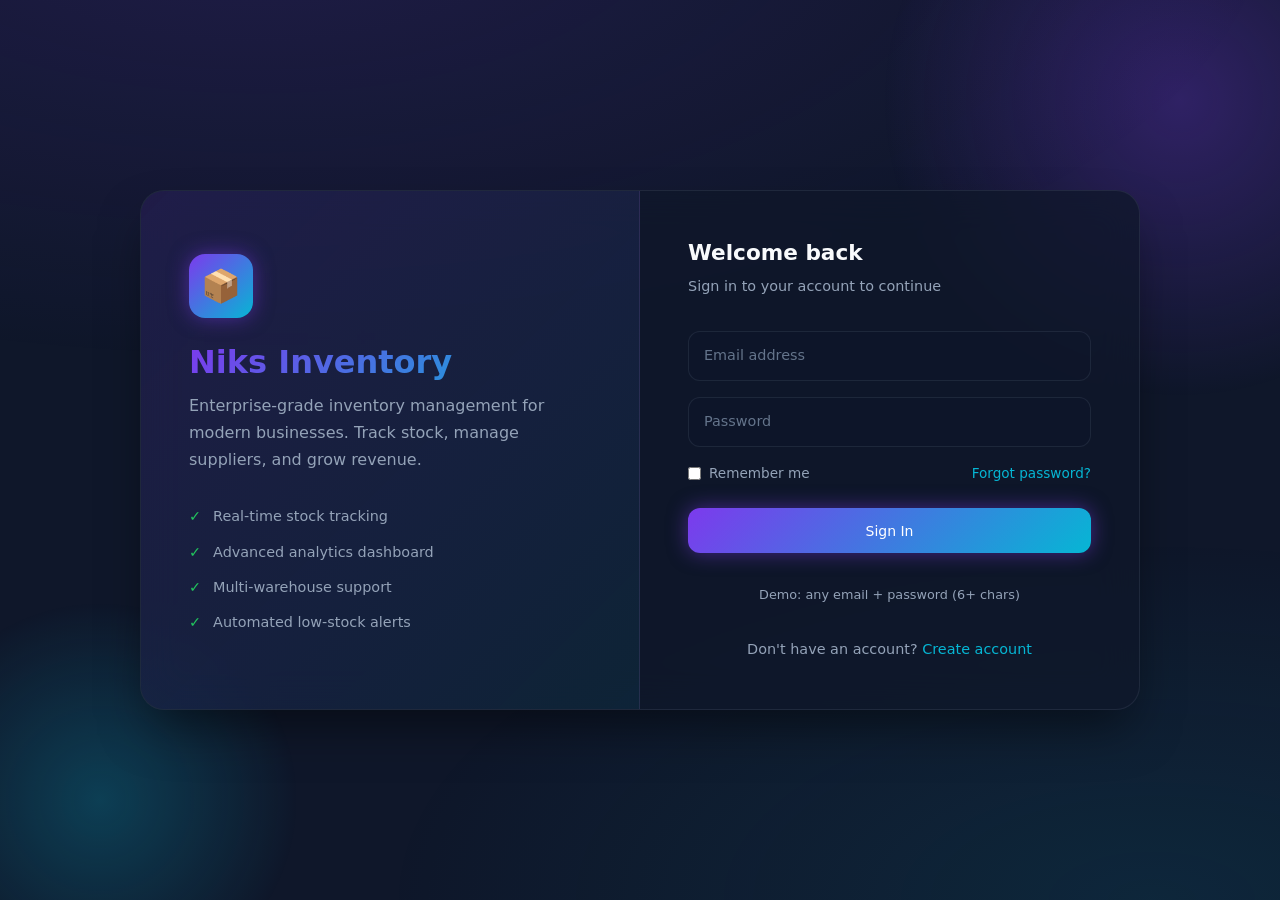
<file: index.html>
<!DOCTYPE html>
<html lang="en">
<head>
  <meta charset="UTF-8">
  <meta name="viewport" content="width=device-width, initial-scale=1.0">
  <meta name="description" content="Niks Inventory - Enterprise Inventory Management System">
  <title>Dashboard | Niks Inventory</title>
  <link rel="stylesheet" href="css/style.css">
  <link rel="stylesheet" href="css/layout.css">
  <link rel="stylesheet" href="css/responsive.css">
</head>
<body>
  <div class="loading-overlay" id="page-loader"><div class="spinner"></div></div>
  <div id="app-layout" class="app-layout"></div>

  <div id="page-content-source" style="display:none">
    <div class="flex-between reveal">
      <div>
        <h1 class="page-title">Dashboard</h1>
        <p class="page-subtitle">Welcome back! Here's your inventory overview.</p>
      </div>
      <div class="flex-center">
        <span class="badge badge-primary">Live</span>
        <span class="text-muted" id="dashboard-date"></span>
      </div>
    </div>

    <div class="grid-4" id="dashboard-stats"></div>

    <div class="grid-2 dashboard-charts" style="margin-top:1.5rem;grid-template-columns:2fr 1fr">
      <div class="glass-card reveal">
        <h2 style="margin-bottom:1rem">Revenue Analytics</h2>
        <div class="chart-container"><canvas id="revenue-chart"></canvas></div>
      </div>
      <div class="glass-card reveal">
        <h2 style="margin-bottom:1rem">Sales by Category</h2>
        <div class="chart-container" style="display:flex;align-items:center;justify-content:center">
          <canvas id="category-chart"></canvas>
        </div>
      </div>
    </div>

    <div class="grid-2" style="margin-top:1.5rem">
      <div class="glass-card reveal">
        <h2 style="margin-bottom:1rem">Monthly Orders</h2>
        <div class="chart-container"><canvas id="orders-chart"></canvas></div>
      </div>
      <div class="glass-card reveal">
        <div class="flex-between" style="margin-bottom:1rem">
          <h2>Low Stock Alerts</h2>
          <a href="stock.html" class="btn btn-sm btn-secondary">View All</a>
        </div>
        <div id="low-stock-list"></div>
      </div>
    </div>

    <div class="grid-2" style="margin-top:1.5rem">
      <div class="glass-card reveal">
        <div class="flex-between" style="margin-bottom:1rem">
          <h2>Recent Orders</h2>
          <a href="reports.html" class="btn btn-sm btn-secondary">View Reports</a>
        </div>
        <div class="table-wrap">
          <table class="data-table">
            <thead>
              <tr><th>Order ID</th><th>Customer</th><th>Items</th><th>Total</th><th>Status</th><th>Date</th></tr>
            </thead>
            <tbody id="recent-orders-body"></tbody>
          </table>
        </div>
      </div>
      <div class="glass-card reveal">
        <h2 style="margin-bottom:1rem">Quick Actions</h2>
        <div class="quick-actions" id="quick-actions"></div>
      </div>
    </div>
  </div>

  <script src="js/data.js"></script>
  <script src="js/storage.js"></script>
  <script src="js/utils.js"></script>
  <script src="js/theme.js"></script>
  <script src="js/charts.js"></script>
  <script src="js/notifications.js"></script>
  <script src="js/layout.js"></script>
  <script src="js/app.js"></script>
  <script>document.getElementById('dashboard-date').textContent = new Date().toLocaleDateString('en-US',{weekday:'long',year:'numeric',month:'long',day:'numeric'});</script>
</body>
</html>
</file>
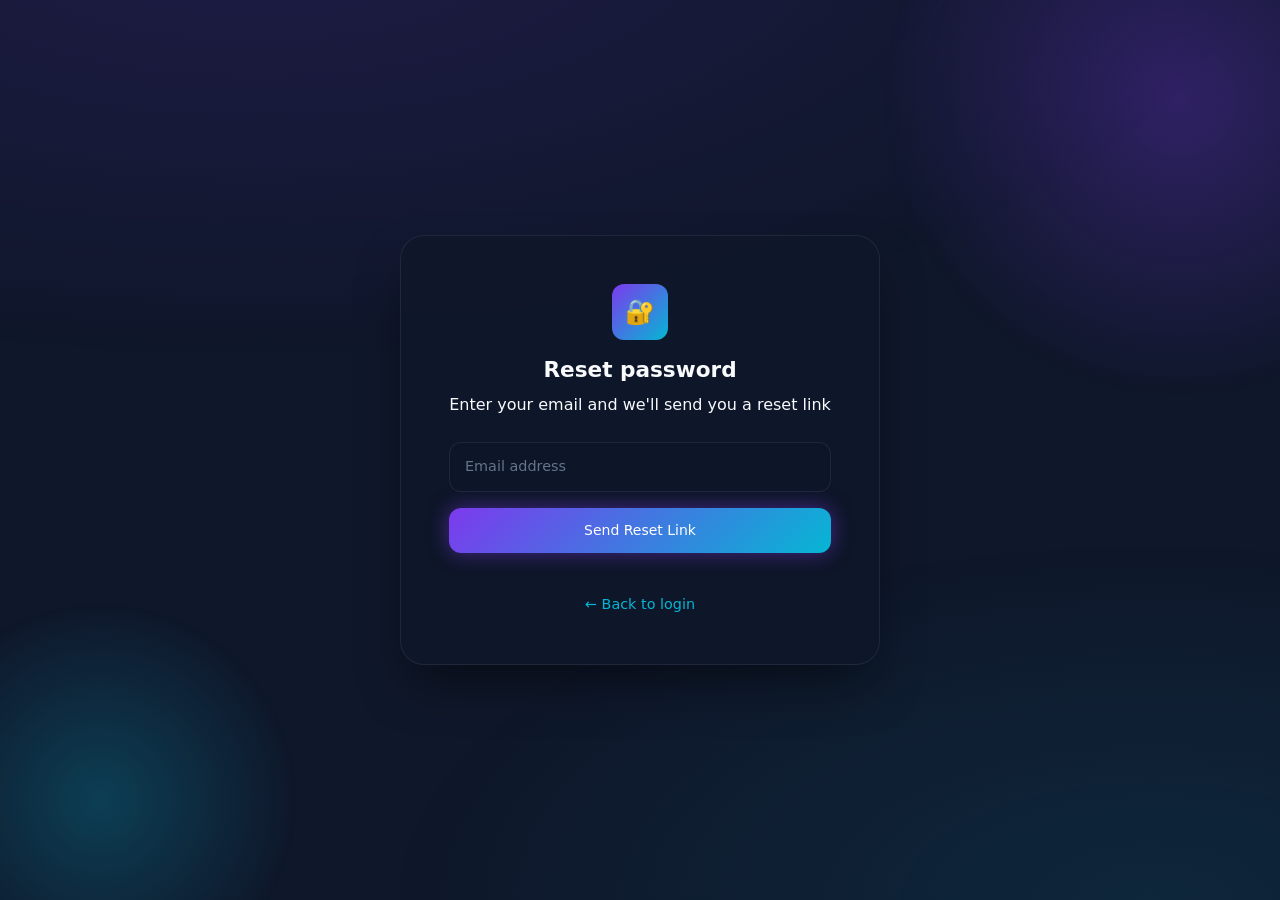
<file: forgot-password.html>
<!DOCTYPE html>
<html lang="en">
<head>
  <meta charset="UTF-8">
  <meta name="viewport" content="width=device-width, initial-scale=1.0">
  <meta name="description" content="Forgot Password - Niks Inventory">
  <title>Forgot Password | Niks Inventory</title>
  <link rel="stylesheet" href="css/style.css">
  <link rel="stylesheet" href="css/auth.css">
  <link rel="stylesheet" href="css/responsive.css">
</head>
<body data-auth-page="forgot">
  <div class="loading-overlay" id="page-loader"><div class="spinner"></div></div>

  <div class="auth-page">
    <div class="auth-container" style="max-width:480px;grid-template-columns:1fr">
      <div class="auth-form-panel" style="padding:3rem">
        <div style="text-align:center;margin-bottom:1.5rem">
          <div class="logo" style="margin:0 auto 1rem;width:56px;height:56px;font-size:1.5rem;border-radius:12px;background:var(--gradient-primary);display:flex;align-items:center;justify-content:center">🔐</div>
          <h2>Reset password</h2>
          <p>Enter your email and we'll send you a reset link</p>
        </div>
        <div class="auth-error" id="forgot-error"></div>
        <div class="auth-success" id="forgot-success"></div>
        <form class="auth-form" id="forgot-form">
          <div class="form-group floating-label">
            <input type="email" class="form-control" id="forgot-email" placeholder=" " required>
            <label for="forgot-email">Email address</label>
          </div>
          <button type="submit" class="btn btn-primary auth-submit">Send Reset Link</button>
        </form>
        <div class="auth-footer" style="margin-top:1.5rem">
          <a href="login.html">← Back to login</a>
        </div>
      </div>
    </div>
  </div>

  <script src="js/data.js"></script>
  <script src="js/storage.js"></script>
  <script src="js/utils.js"></script>
  <script src="js/theme.js"></script>
  <script src="js/auth.js"></script>
</body>
</html>
</file>
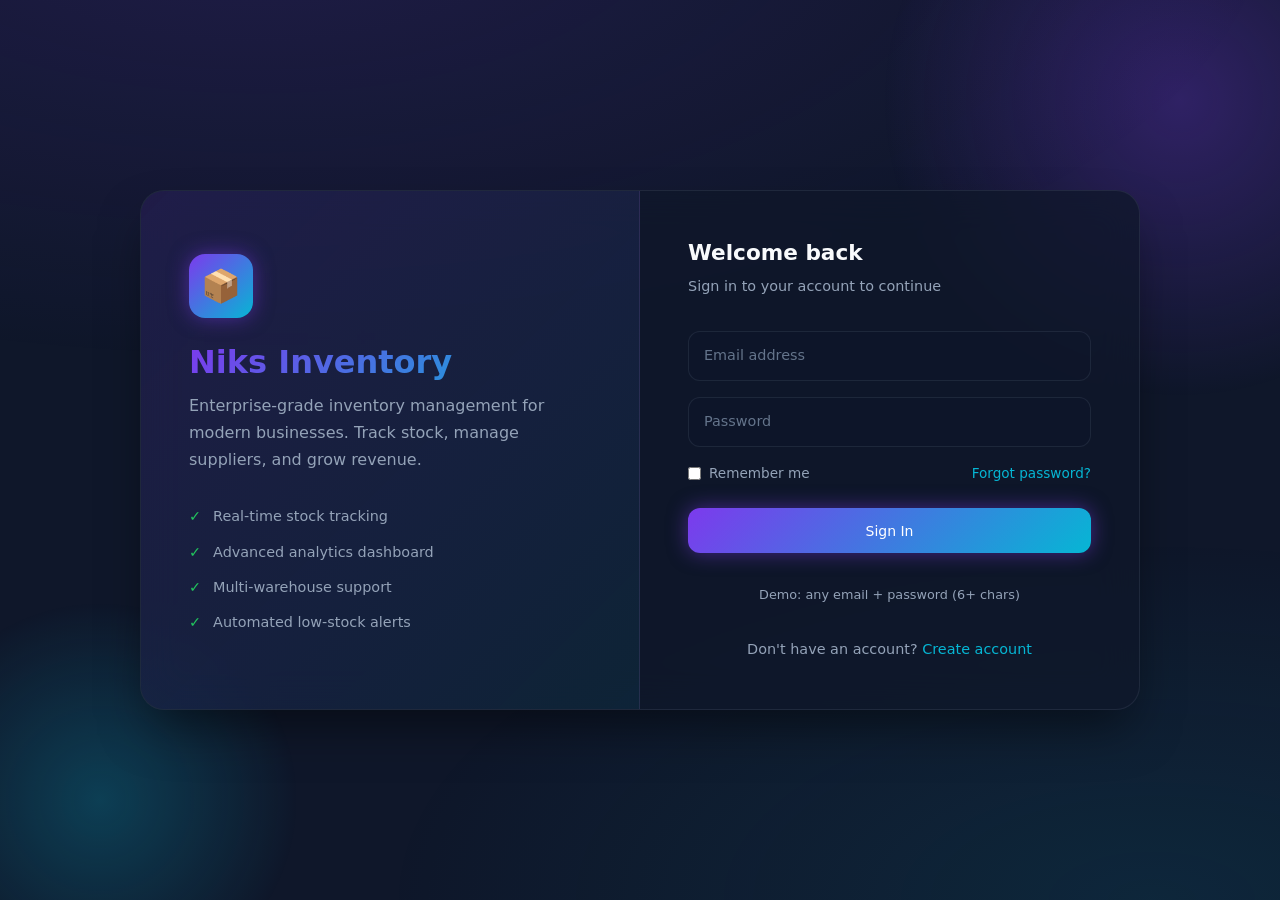
<file: login.html>
<!DOCTYPE html>
<html lang="en">
<head>
  <meta charset="UTF-8">
  <meta name="viewport" content="width=device-width, initial-scale=1.0">
  <meta name="description" content="Login - Niks Inventory">
  <title>Login | Niks Inventory</title>
  <link rel="stylesheet" href="css/style.css">
  <link rel="stylesheet" href="css/auth.css">
  <link rel="stylesheet" href="css/responsive.css">
</head>
<body data-auth-page="login">
  <div class="loading-overlay" id="page-loader"><div class="spinner"></div></div>

  <div class="auth-page">
    <div class="auth-container">
      <div class="auth-branding">
        <div class="logo">📦</div>
        <h1>Niks Inventory</h1>
        <p>Enterprise-grade inventory management for modern businesses. Track stock, manage suppliers, and grow revenue.</p>
        <ul class="auth-features">
          <li>Real-time stock tracking</li>
          <li>Advanced analytics dashboard</li>
          <li>Multi-warehouse support</li>
          <li>Automated low-stock alerts</li>
        </ul>
      </div>
      <div class="auth-form-panel">
        <h2>Welcome back</h2>
        <p>Sign in to your account to continue</p>
        <div class="auth-error" id="login-error"></div>
        <form class="auth-form" id="login-form">
          <div class="form-group floating-label">
            <input type="email" class="form-control" id="login-email" placeholder=" " required autocomplete="email">
            <label for="login-email">Email address</label>
          </div>
          <div class="form-group floating-label">
            <input type="password" class="form-control" id="login-password" placeholder=" " required autocomplete="current-password">
            <label for="login-password">Password</label>
          </div>
          <div class="auth-options">
            <label><input type="checkbox"> Remember me</label>
            <a href="forgot-password.html">Forgot password?</a>
          </div>
          <button type="submit" class="btn btn-primary auth-submit">Sign In</button>
        </form>
        <p class="text-muted" style="font-size:0.8rem;text-align:center;margin-top:1rem">Demo: any email + password (6+ chars)</p>
        <div class="auth-footer">
          Don't have an account? <a href="register.html">Create account</a>
        </div>
      </div>
    </div>
  </div>

  <script src="js/data.js"></script>
  <script src="js/storage.js"></script>
  <script src="js/utils.js"></script>
  <script src="js/theme.js"></script>
  <script src="js/auth.js"></script>
</body>
</html>
</file>
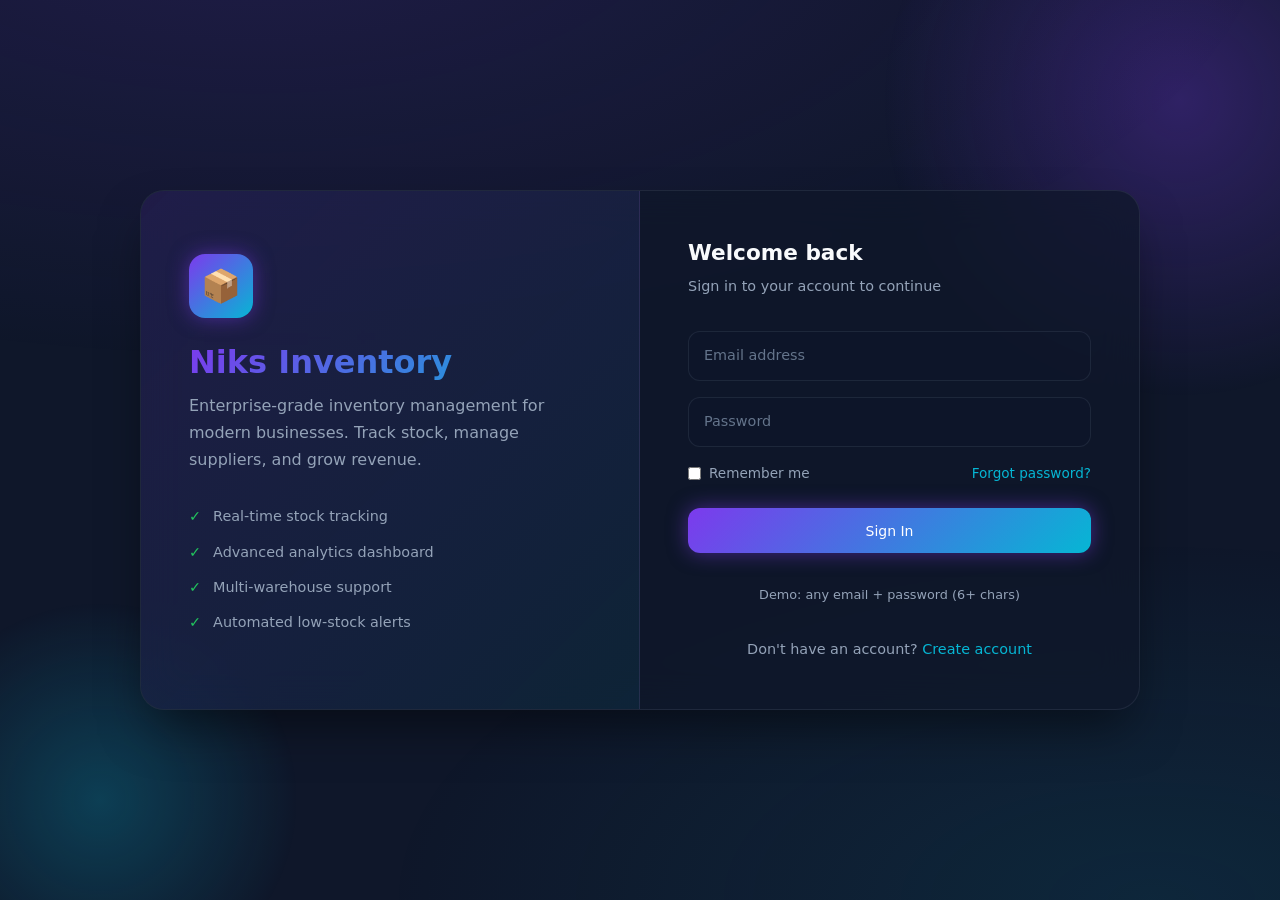
<file: products.html>
<!DOCTYPE html>
<html lang="en">
<head>
  <meta charset="UTF-8">
  <meta name="viewport" content="width=device-width, initial-scale=1.0">
  <meta name="description" content="Product Management - Niks Inventory">
  <title>Products | Niks Inventory</title>
  <link rel="stylesheet" href="css/style.css">
  <link rel="stylesheet" href="css/layout.css">
  <link rel="stylesheet" href="css/responsive.css">
  <style>
    #view-grid.active, #view-list.active { background: var(--primary); border-color: var(--primary); color: white; }
    #bulk-bar { display: none; padding: 0.75rem 1rem; background: rgba(124,58,237,0.15); border-radius: 12px; margin-bottom: 1rem; align-items: center; gap: 1rem; }
    .filter-bar { display: flex; gap: 0.75rem; flex-wrap: wrap; align-items: center; margin-bottom: 1.5rem; }
    .filter-bar .form-control { width: auto; min-width: 160px; }
  </style>
</head>
<body>
  <div class="loading-overlay" id="page-loader"><div class="spinner"></div></div>
  <div id="app-layout" class="app-layout"></div>

  <div id="page-content-source" style="display:none">
    <div class="flex-between reveal page-header-actions">
      <div>
        <h1 class="page-title">Product Management</h1>
        <p class="page-subtitle"><span id="product-count">0 products</span></p>
      </div>
      <button class="btn btn-primary" id="add-product-btn">➕ Add Product</button>
    </div>

    <div id="bulk-bar" class="reveal">
      <span><strong id="bulk-count">0</strong> selected</span>
      <button class="btn btn-sm btn-danger" id="bulk-delete">Delete Selected</button>
    </div>

    <div class="filter-bar glass-card reveal" style="padding:1rem">
      <input type="search" class="form-control" id="search-products" placeholder="Search products, SKU..." style="flex:1;min-width:200px">
      <select class="form-control" id="filter-category"><option value="">All Categories</option></select>
      <select class="form-control" id="filter-status">
        <option value="">All Status</option>
        <option value="active">Active</option>
        <option value="low_stock">Low Stock</option>
        <option value="out_of_stock">Out of Stock</option>
      </select>
      <div class="flex-center view-toggle">
        <button class="btn btn-sm btn-secondary active" id="view-grid">Grid</button>
        <button class="btn btn-sm btn-secondary" id="view-list">List</button>
      </div>
    </div>

    <div id="products-container"></div>
    <div class="pagination" id="pagination"></div>
  </div>

  <!-- Product Modal -->
  <div class="modal-overlay" id="product-modal">
    <div class="modal">
      <div class="modal-header">
        <h2 id="modal-title">Add Product</h2>
        <button class="btn btn-icon btn-secondary" data-close-modal>×</button>
      </div>
      <form id="product-form">
        <div class="modal-body">
          <input type="hidden" id="product-id">
          <div class="form-group"><label>Product Name</label><input class="form-control" id="product-name" required></div>
          <div class="grid-2">
            <div class="form-group">
              <label>SKU</label>
              <div class="flex-center" style="gap:0.5rem">
                <input class="form-control" id="product-sku" required>
                <button type="button" class="btn btn-sm btn-secondary" id="generate-sku">Generate</button>
              </div>
            </div>
            <div class="form-group"><label>Category</label><select class="form-control" id="product-category" required></select></div>
          </div>
          <div class="grid-2">
            <div class="form-group"><label>Price ($)</label><input type="number" step="0.01" class="form-control" id="product-price" required></div>
            <div class="form-group"><label>Quantity</label><input type="number" class="form-control" id="product-quantity" required></div>
          </div>
          <div class="grid-2">
            <div class="form-group"><label>Supplier</label><select class="form-control" id="product-supplier"></select></div>
            <div class="form-group"><label>Low Stock Alert</label><input type="number" class="form-control" id="product-lowstock" value="15"></div>
          </div>
        </div>
        <div class="modal-footer">
          <button type="button" class="btn btn-secondary" data-close-modal>Cancel</button>
          <button type="submit" class="btn btn-primary">Save Product</button>
        </div>
      </form>
    </div>
  </div>

  <!-- Barcode Modal -->
  <div class="modal-overlay" id="barcode-modal">
    <div class="modal" style="max-width:400px">
      <div class="modal-header"><h2>Barcode & QR</h2><button class="btn btn-icon btn-secondary" data-close-modal>×</button></div>
      <div class="modal-body" style="text-align:center">
        <p id="barcode-sku" style="font-weight:600;margin-bottom:1rem"></p>
        <div class="barcode-display" id="barcode-bars" style="margin-bottom:1rem"></div>
        <div class="qr-placeholder" title="QR Code"></div>
        <p class="text-muted" style="margin-top:1rem;font-size:0.85rem">Scan with barcode scanner</p>
      </div>
    </div>
  </div>

  <script src="js/data.js"></script>
  <script src="js/storage.js"></script>
  <script src="js/utils.js"></script>
  <script src="js/theme.js"></script>
  <script src="js/charts.js"></script>
  <script src="js/notifications.js"></script>
  <script src="js/layout.js"></script>
  <script src="js/products.js"></script>
</body>
</html>
</file>
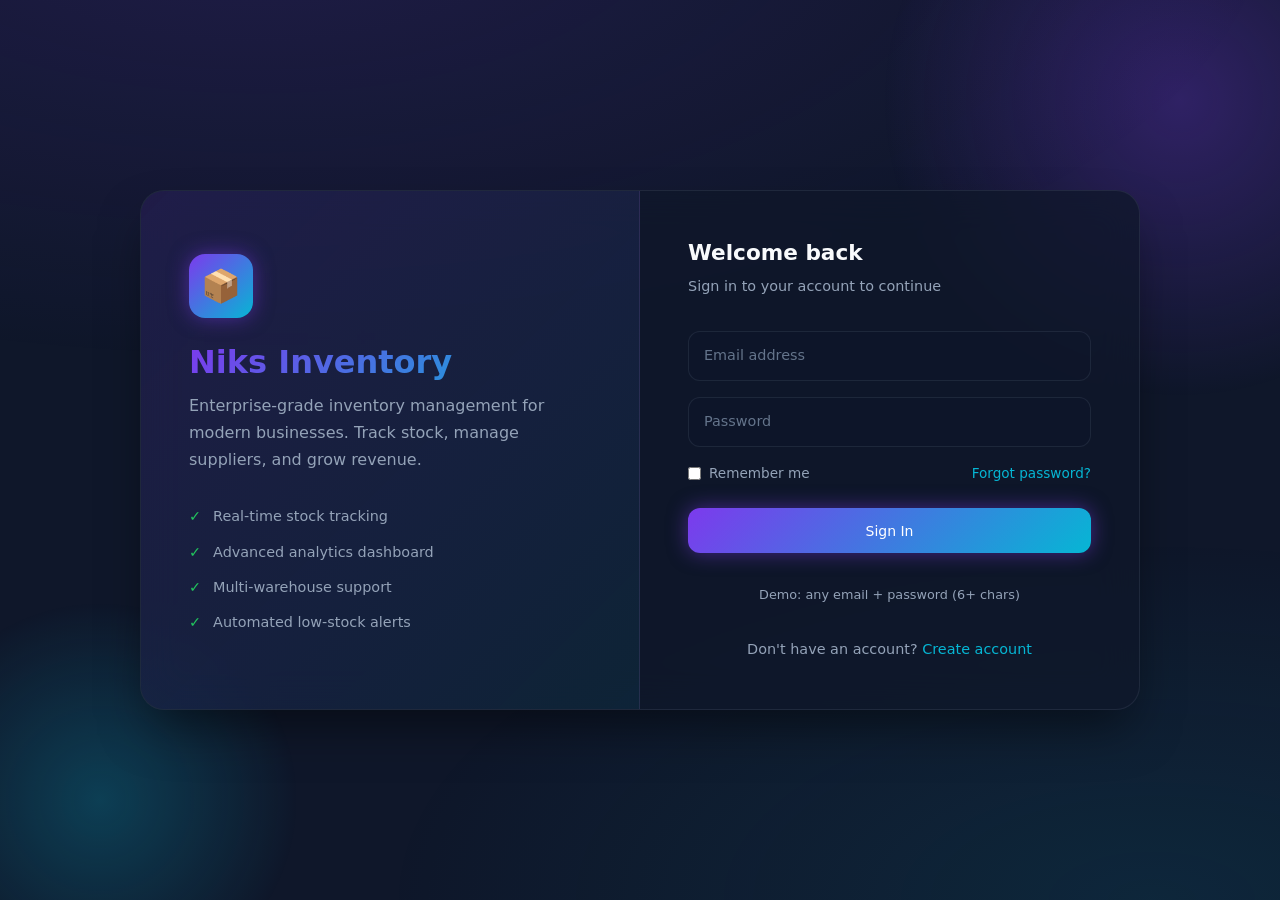
<file: profile.html>
<!DOCTYPE html>
<html lang="en">
<head>
  <meta charset="UTF-8">
  <meta name="viewport" content="width=device-width, initial-scale=1.0">
  <meta name="description" content="Profile & Settings - Niks Inventory">
  <title>Profile & Settings | Niks Inventory</title>
  <link rel="stylesheet" href="css/style.css">
  <link rel="stylesheet" href="css/layout.css">
  <link rel="stylesheet" href="css/responsive.css">
  <style>
    .settings-tabs{display:flex;gap:0.5rem;margin-bottom:1.5rem;flex-wrap:wrap}
    .settings-tab{padding:0.6rem 1.25rem;border-radius:8px;border:1px solid var(--border);background:var(--bg-card);cursor:pointer;transition:var(--transition)}
    .settings-tab.active,.settings-tab:hover{background:rgba(124,58,237,0.2);border-color:var(--primary)}
    .theme-pick{display:flex;gap:0.75rem}
    .theme-pick button{padding:1rem 1.5rem;border:2px solid var(--border);border-radius:12px;background:var(--bg-card);cursor:pointer;color:var(--text-primary);transition:var(--transition)}
    .theme-pick button.active{border-color:var(--primary);box-shadow:var(--neon-purple)}
    .profile-header{display:flex;align-items:center;gap:1.5rem;margin-bottom:2rem}
    .profile-avatar-lg{width:80px;height:80px;border-radius:50%;background:var(--gradient-primary);display:flex;align-items:center;justify-content:center;font-size:1.75rem;font-weight:700;box-shadow:var(--neon-purple)}
  </style>
</head>
<body>
  <div class="loading-overlay" id="page-loader"><div class="spinner"></div></div>
  <div id="app-layout" class="app-layout"></div>

  <div id="page-content-source" style="display:none">
    <div class="reveal">
      <h1 class="page-title">Profile & Settings</h1>
      <p class="page-subtitle">Manage your account, company, and preferences</p>
    </div>

    <div class="profile-header glass-card reveal" style="padding:1.5rem;margin-top:1.5rem">
      <div class="profile-avatar-lg" id="profile-avatar">NA</div>
      <div>
        <h2 id="profile-display-name">User</h2>
        <p class="text-muted" id="profile-display-role">Administrator</p>
      </div>
      <button class="btn btn-danger" id="logout-btn" style="margin-left:auto">Logout</button>
    </div>

    <div class="grid-2" style="margin-top:1.5rem">
      <div class="glass-card reveal">
        <h2 style="margin-bottom:1rem">Profile Information</h2>
        <form id="profile-form">
          <div class="form-group"><label>Full Name</label><input class="form-control" id="profile-name" required></div>
          <div class="form-group"><label>Email</label><input type="email" class="form-control" id="profile-email" required></div>
          <div class="form-group"><label>Role</label><input class="form-control" id="profile-role"></div>
          <div class="form-group"><label>Company</label><input class="form-control" id="profile-company"></div>
          <button type="submit" class="btn btn-primary">Save Profile</button>
        </form>
      </div>

      <div class="glass-card reveal">
        <h2 style="margin-bottom:1rem">Company Settings</h2>
        <form id="company-form">
          <div class="form-group"><label>Company Name</label><input class="form-control" id="company-name"></div>
          <div class="form-group">
            <label>Currency</label>
            <select class="form-control" id="currency">
              <option value="USD">USD ($)</option>
              <option value="EUR">EUR (€)</option>
              <option value="GBP">GBP (£)</option>
              <option value="INR">INR (₹)</option>
            </select>
          </div>
          <div class="form-group"><label>Low Stock Threshold (default)</label><input type="number" class="form-control" id="low-stock-threshold" min="1"></div>
          <button type="submit" class="btn btn-primary">Save Settings</button>
        </form>
      </div>
    </div>

    <div class="grid-2" style="margin-top:1.5rem">
      <div class="glass-card reveal">
        <h2 style="margin-bottom:1rem">Theme Settings</h2>
        <div class="theme-pick">
          <button type="button" data-theme-pick="dark">🌙 Dark Mode</button>
          <button type="button" data-theme-pick="light">☀️ Light Mode</button>
        </div>
      </div>

      <div class="glass-card reveal">
        <h2 style="margin-bottom:1rem">Notification Preferences</h2>
        <form id="notif-form">
          <label style="display:flex;align-items:center;gap:0.75rem;margin-bottom:0.75rem;cursor:pointer">
            <input type="checkbox" id="notif-email"> Email notifications
          </label>
          <label style="display:flex;align-items:center;gap:0.75rem;margin-bottom:0.75rem;cursor:pointer">
            <input type="checkbox" id="notif-push"> Push notifications
          </label>
          <label style="display:flex;align-items:center;gap:0.75rem;margin-bottom:0.75rem;cursor:pointer">
            <input type="checkbox" id="notif-lowstock"> Low stock alerts
          </label>
          <label style="display:flex;align-items:center;gap:0.75rem;cursor:pointer">
            <input type="checkbox" id="notif-orders"> New order alerts
          </label>
        </form>
      </div>
    </div>
  </div>

  <script src="js/data.js"></script>
  <script src="js/storage.js"></script>
  <script src="js/utils.js"></script>
  <script src="js/theme.js"></script>
  <script src="js/charts.js"></script>
  <script src="js/notifications.js"></script>
  <script src="js/layout.js"></script>
  <script src="js/profile.js"></script>
</body>
</html>
</file>
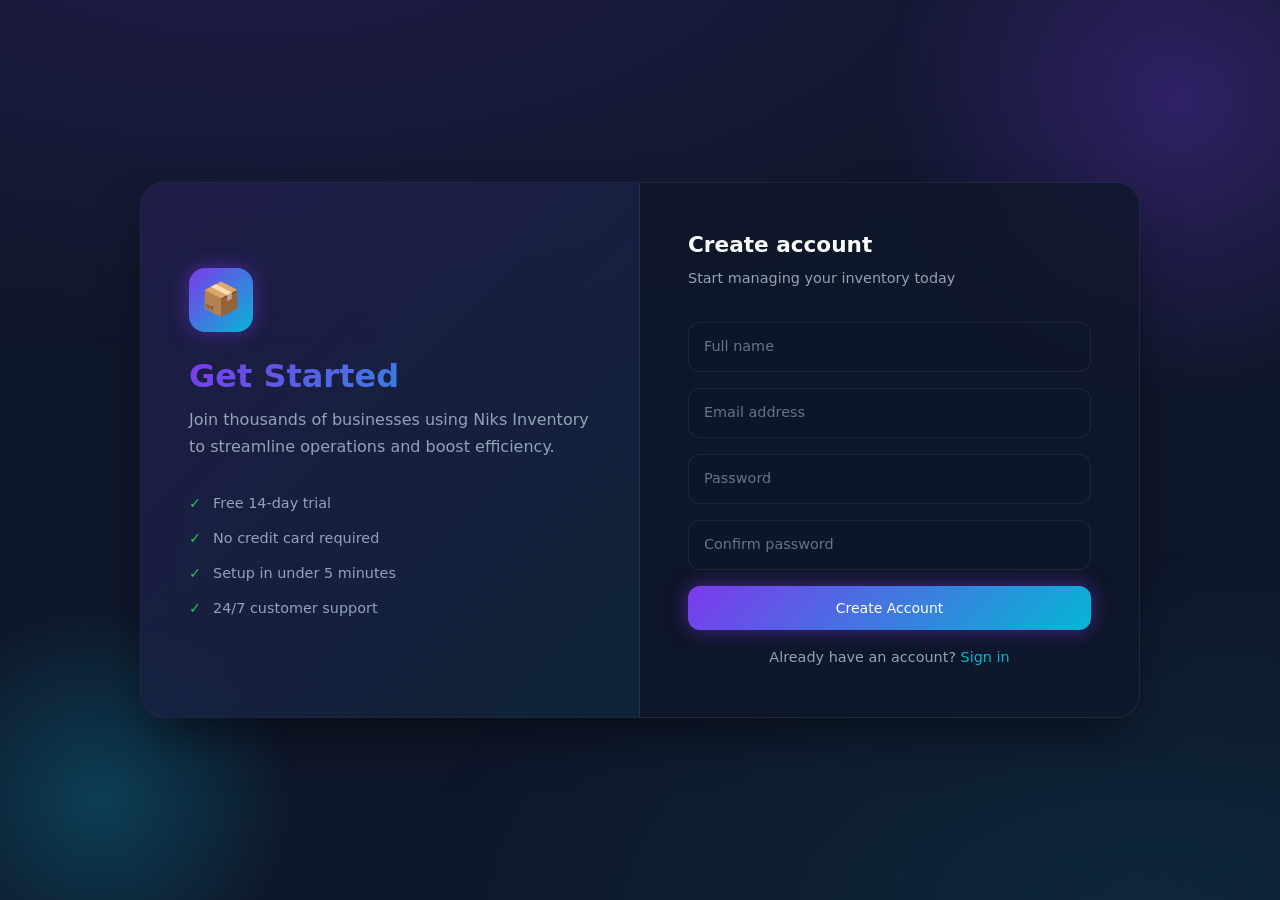
<file: register.html>
<!DOCTYPE html>
<html lang="en">
<head>
  <meta charset="UTF-8">
  <meta name="viewport" content="width=device-width, initial-scale=1.0">
  <meta name="description" content="Register - Niks Inventory">
  <title>Register | Niks Inventory</title>
  <link rel="stylesheet" href="css/style.css">
  <link rel="stylesheet" href="css/auth.css">
  <link rel="stylesheet" href="css/responsive.css">
</head>
<body data-auth-page="register">
  <div class="loading-overlay" id="page-loader"><div class="spinner"></div></div>

  <div class="auth-page">
    <div class="auth-container">
      <div class="auth-branding">
        <div class="logo">📦</div>
        <h1>Get Started</h1>
        <p>Join thousands of businesses using Niks Inventory to streamline operations and boost efficiency.</p>
        <ul class="auth-features">
          <li>Free 14-day trial</li>
          <li>No credit card required</li>
          <li>Setup in under 5 minutes</li>
          <li>24/7 customer support</li>
        </ul>
      </div>
      <div class="auth-form-panel">
        <h2>Create account</h2>
        <p>Start managing your inventory today</p>
        <div class="auth-error" id="register-error"></div>
        <form class="auth-form" id="register-form">
          <div class="form-group floating-label">
            <input type="text" class="form-control" id="reg-name" placeholder=" " required>
            <label for="reg-name">Full name</label>
          </div>
          <div class="form-group floating-label">
            <input type="email" class="form-control" id="reg-email" placeholder=" " required>
            <label for="reg-email">Email address</label>
          </div>
          <div class="form-group floating-label">
            <input type="password" class="form-control" id="reg-password" placeholder=" " required minlength="6">
            <label for="reg-password">Password</label>
          </div>
          <div class="form-group floating-label">
            <input type="password" class="form-control" id="reg-confirm" placeholder=" " required>
            <label for="reg-confirm">Confirm password</label>
          </div>
          <button type="submit" class="btn btn-primary auth-submit">Create Account</button>
        </form>
        <div class="auth-footer">
          Already have an account? <a href="login.html">Sign in</a>
        </div>
      </div>
    </div>
  </div>

  <script src="js/data.js"></script>
  <script src="js/storage.js"></script>
  <script src="js/utils.js"></script>
  <script src="js/theme.js"></script>
  <script src="js/auth.js"></script>
</body>
</html>
</file>
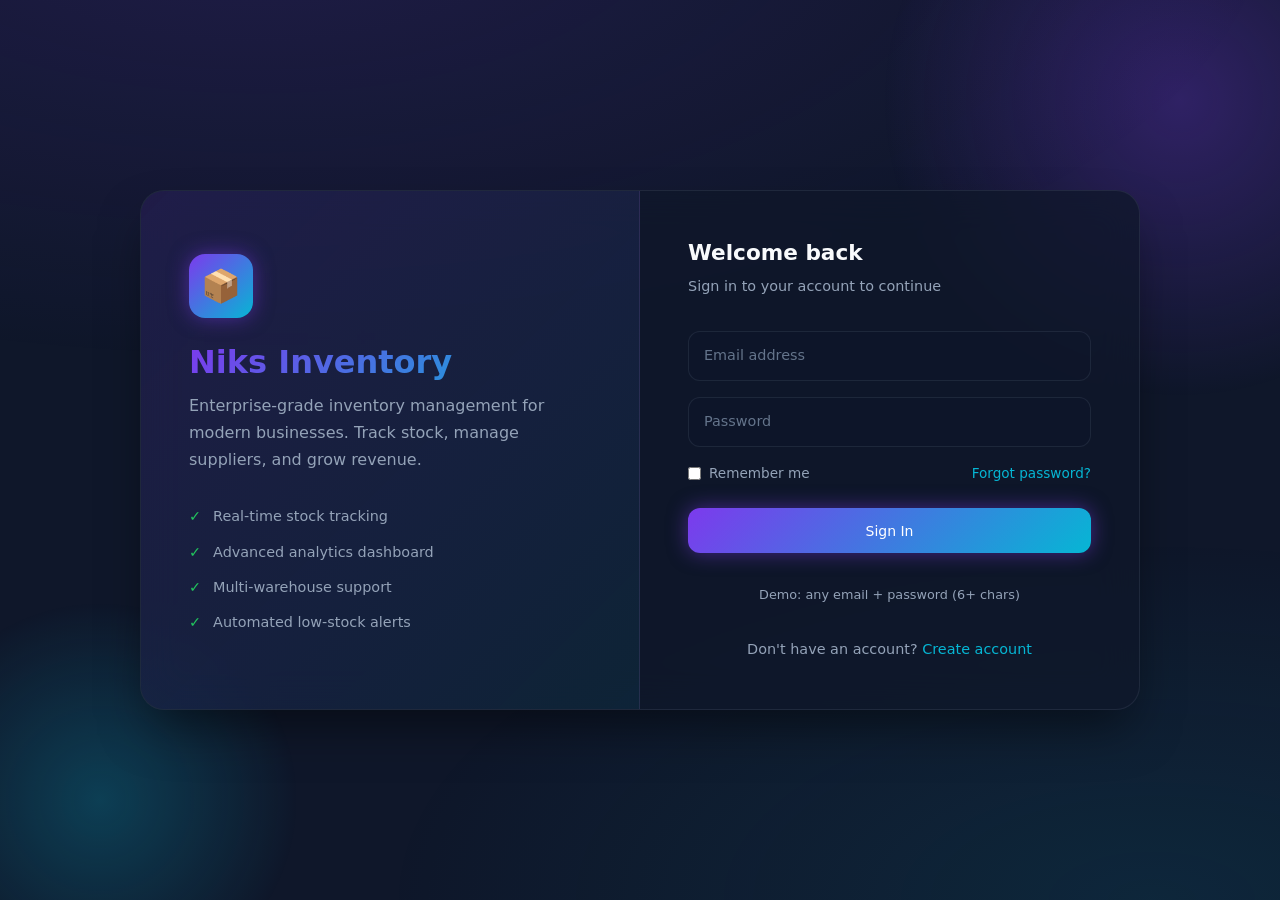
<file: reports.html>
<!DOCTYPE html>
<html lang="en">
<head>
  <meta charset="UTF-8">
  <meta name="viewport" content="width=device-width, initial-scale=1.0">
  <meta name="description" content="Sales & Reports - Niks Inventory">
  <title>Sales & Reports | Niks Inventory</title>
  <link rel="stylesheet" href="css/style.css">
  <link rel="stylesheet" href="css/layout.css">
  <link rel="stylesheet" href="css/responsive.css">
</head>
<body>
  <div class="loading-overlay" id="page-loader"><div class="spinner"></div></div>
  <div id="app-layout" class="app-layout"></div>

  <div id="page-content-source" style="display:none">
    <div class="flex-between reveal page-header-actions">
      <div>
        <h1 class="page-title">Sales & Reports</h1>
        <p class="page-subtitle">Analytics, revenue charts, and performance insights</p>
      </div>
      <div class="flex-center" style="gap:0.75rem">
        <select class="form-control" id="report-period" style="width:auto">
          <option value="month">This Month</option>
          <option value="week">This Week</option>
          <option value="quarter">This Quarter</option>
          <option value="year">This Year</option>
        </select>
        <button class="btn btn-primary" id="export-report">📥 Export Report</button>
      </div>
    </div>

    <div class="grid-2" style="margin-bottom:1.5rem">
      <div class="glass-card reveal">
        <h2 style="margin-bottom:1rem">Revenue Growth</h2>
        <div class="chart-container"><canvas id="report-revenue-chart"></canvas></div>
      </div>
      <div class="glass-card reveal">
        <h2 style="margin-bottom:1rem">Category Distribution</h2>
        <div class="chart-container" style="display:flex;align-items:center;justify-content:center">
          <canvas id="report-category-chart"></canvas>
        </div>
      </div>
    </div>

    <div class="grid-2">
      <div class="glass-card reveal">
        <h2 style="margin-bottom:1rem">Product Performance</h2>
        <div class="chart-container"><canvas id="report-performance-chart"></canvas></div>
      </div>
      <div class="glass-card reveal">
        <h2 style="margin-bottom:1rem">Top Selling Items</h2>
        <div id="top-products-list"></div>
      </div>
    </div>

    <div class="glass-card reveal" style="margin-top:1.5rem">
      <div class="flex-between" style="margin-bottom:1rem">
        <h2>Sales Report</h2>
        <div class="flex-center filter-bar" style="gap:0.5rem;margin:0">
          <input type="date" class="form-control" id="date-from" style="width:auto">
          <span class="text-muted">to</span>
          <input type="date" class="form-control" id="date-to" style="width:auto">
        </div>
      </div>
      <div class="table-wrap">
        <table class="data-table">
          <thead><tr><th>Order ID</th><th>Customer</th><th>Items</th><th>Total</th><th>Status</th><th>Date</th></tr></thead>
          <tbody id="sales-table-body"></tbody>
        </table>
      </div>
    </div>
  </div>

  <script src="js/data.js"></script>
  <script src="js/storage.js"></script>
  <script src="js/utils.js"></script>
  <script src="js/theme.js"></script>
  <script src="js/charts.js"></script>
  <script src="js/notifications.js"></script>
  <script src="js/layout.js"></script>
  <script src="js/reports.js"></script>
</body>
</html>
</file>
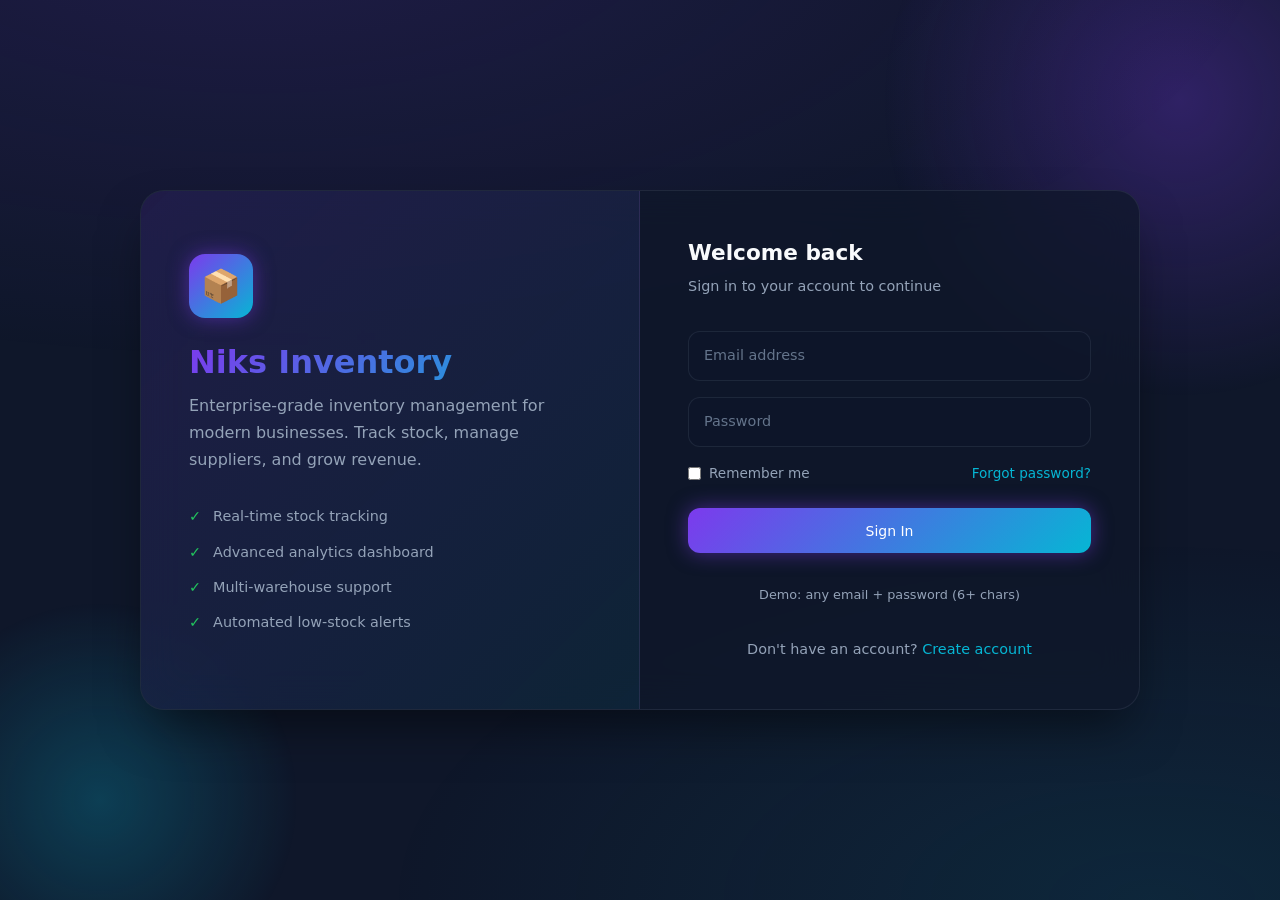
<file: stock.html>
<!DOCTYPE html>
<html lang="en">
<head>
  <meta charset="UTF-8">
  <meta name="viewport" content="width=device-width, initial-scale=1.0">
  <meta name="description" content="Stock Tracking - Niks Inventory">
  <title>Stock Tracking | Niks Inventory</title>
  <link rel="stylesheet" href="css/style.css">
  <link rel="stylesheet" href="css/layout.css">
  <link rel="stylesheet" href="css/responsive.css">
</head>
<body>
  <div class="loading-overlay" id="page-loader"><div class="spinner"></div></div>
  <div id="app-layout" class="app-layout"></div>

  <div id="page-content-source" style="display:none">
    <div class="reveal">
      <h1 class="page-title">Stock Tracking</h1>
      <p class="page-subtitle">Live inventory count, movements, and stock level monitoring</p>
    </div>

    <div class="grid-4" id="stock-overview" style="margin-bottom:1.5rem"></div>

    <div class="grid-2" style="margin-top:0">
      <div class="glass-card reveal">
        <div class="flex-between" style="margin-bottom:1rem">
          <h2>Inventory Levels</h2>
          <div class="flex-center" style="gap:0.5rem">
            <input type="search" class="form-control" id="stock-search" placeholder="Search..." style="width:180px">
            <select class="form-control" id="stock-filter" style="width:auto">
              <option value="all">All Stock</option>
              <option value="in">In Stock</option>
              <option value="low">Low Stock</option>
              <option value="out">Out of Stock</option>
            </select>
          </div>
        </div>
        <div class="table-wrap">
          <table class="data-table">
            <thead><tr><th>Product</th><th>Quantity</th><th>Stock Level</th><th>Category</th><th>Action</th></tr></thead>
            <tbody id="stock-table-body"></tbody>
          </table>
        </div>
      </div>

      <div class="glass-card reveal">
        <h2 style="margin-bottom:1rem">Stock Movement History</h2>
        <div class="timeline" id="stock-timeline"></div>
      </div>
    </div>
  </div>

  <div class="modal-overlay" id="update-stock-modal">
    <div class="modal" style="max-width:420px">
      <div class="modal-header"><h2>Update Stock</h2><button class="btn btn-icon btn-secondary" data-close-modal>×</button></div>
      <form id="update-stock-form">
        <div class="modal-body">
          <input type="hidden" id="update-product-id">
          <p style="margin-bottom:1rem">Product: <strong id="update-product-name"></strong></p>
          <div class="form-group"><label>New Quantity</label><input type="number" class="form-control" id="update-quantity" required min="0"></div>
        </div>
        <div class="modal-footer">
          <button type="button" class="btn btn-secondary" data-close-modal>Cancel</button>
          <button type="submit" class="btn btn-primary">Update Stock</button>
        </div>
      </form>
    </div>
  </div>

  <script src="js/data.js"></script>
  <script src="js/storage.js"></script>
  <script src="js/utils.js"></script>
  <script src="js/theme.js"></script>
  <script src="js/charts.js"></script>
  <script src="js/notifications.js"></script>
  <script src="js/layout.js"></script>
  <script src="js/stock.js"></script>
</body>
</html>
</file>
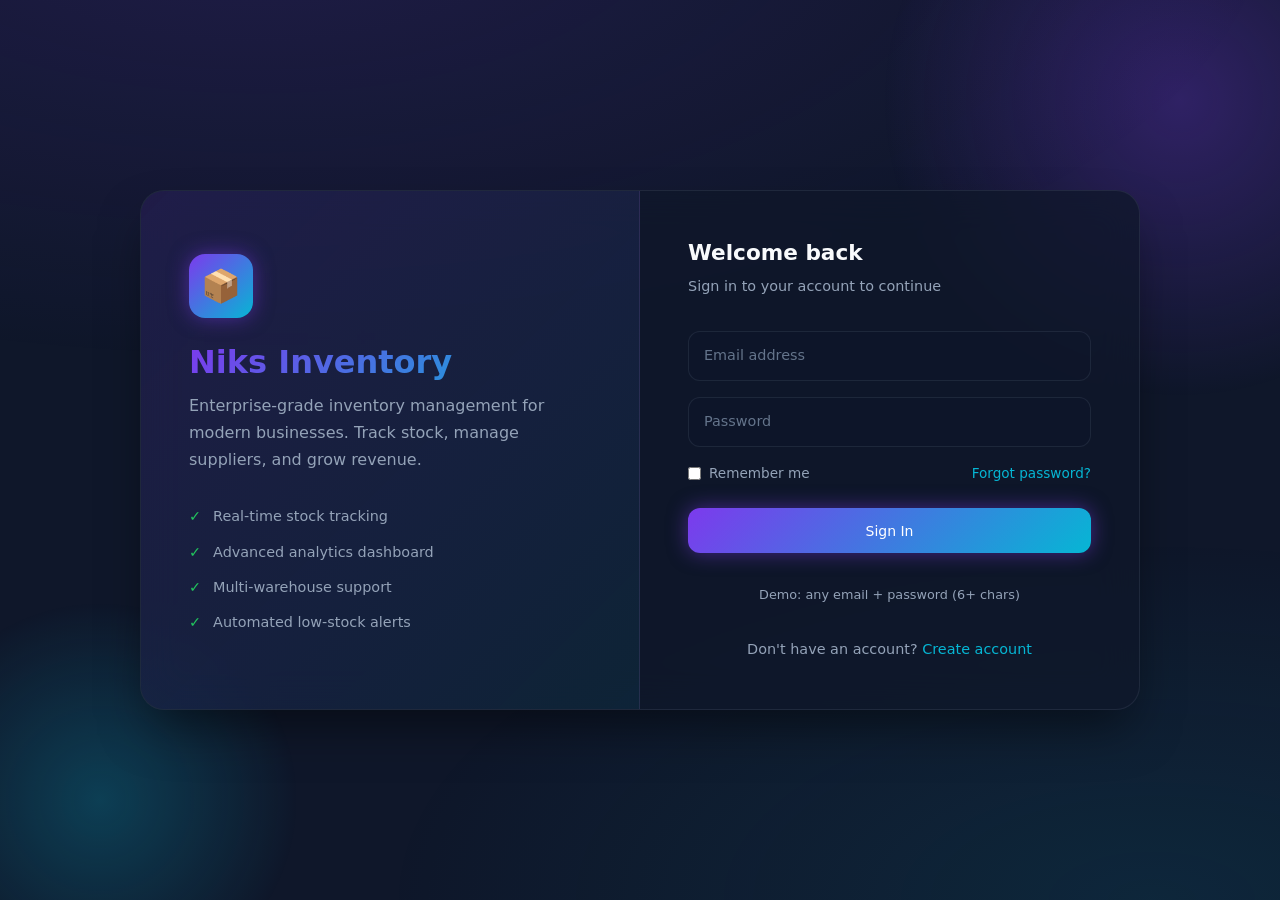
<file: suppliers.html>
<!DOCTYPE html>
<html lang="en">
<head>
  <meta charset="UTF-8">
  <meta name="viewport" content="width=device-width, initial-scale=1.0">
  <meta name="description" content="Supplier Management - Niks Inventory">
  <title>Suppliers | Niks Inventory</title>
  <link rel="stylesheet" href="css/style.css">
  <link rel="stylesheet" href="css/layout.css">
  <link rel="stylesheet" href="css/responsive.css">
  <style>#suppliers-grid{display:grid;grid-template-columns:repeat(auto-fill,minmax(320px,1fr));gap:1.25rem;margin-bottom:1.5rem}</style>
</head>
<body>
  <div class="loading-overlay" id="page-loader"><div class="spinner"></div></div>
  <div id="app-layout" class="app-layout"></div>

  <div id="page-content-source" style="display:none">
    <div class="flex-between reveal page-header-actions">
      <div>
        <h1 class="page-title">Supplier Management</h1>
        <p class="page-subtitle">Manage suppliers, contacts, and purchase history</p>
      </div>
      <button class="btn btn-primary" id="add-supplier-btn">➕ Add Supplier</button>
    </div>

    <div class="flex-between glass-card reveal" style="padding:1rem;margin-bottom:1.5rem">
      <input type="search" class="form-control" id="supplier-search" placeholder="Search suppliers..." style="flex:1;max-width:400px">
      <select class="form-control" id="supplier-status-filter" style="width:auto">
        <option value="">All Status</option>
        <option value="active">Active</option>
        <option value="inactive">Inactive</option>
      </select>
    </div>

    <div id="suppliers-grid"></div>

    <div class="glass-card reveal">
      <h2 style="margin-bottom:1rem">Purchase History</h2>
      <div class="table-wrap">
        <table class="data-table">
          <thead><tr><th>PO ID</th><th>Supplier</th><th>Items</th><th>Total</th><th>Status</th><th>Date</th></tr></thead>
          <tbody id="purchase-history-body"></tbody>
        </table>
      </div>
    </div>
  </div>

  <div class="modal-overlay" id="supplier-modal">
    <div class="modal">
      <div class="modal-header">
        <h2 id="supplier-modal-title">Add Supplier</h2>
        <button class="btn btn-icon btn-secondary" data-close-modal>×</button>
      </div>
      <form id="supplier-form">
        <div class="modal-body">
          <input type="hidden" id="supplier-id">
          <div class="form-group"><label>Company Name</label><input class="form-control" id="supplier-name" required></div>
          <div class="grid-2">
            <div class="form-group"><label>Email</label><input type="email" class="form-control" id="supplier-email" required></div>
            <div class="form-group"><label>Phone</label><input class="form-control" id="supplier-phone" required></div>
          </div>
          <div class="form-group"><label>Address</label><input class="form-control" id="supplier-address" required></div>
          <div class="form-group">
            <label>Status</label>
            <select class="form-control" id="supplier-status">
              <option value="active">Active</option>
              <option value="inactive">Inactive</option>
            </select>
          </div>
        </div>
        <div class="modal-footer">
          <button type="button" class="btn btn-secondary" data-close-modal>Cancel</button>
          <button type="submit" class="btn btn-primary">Save Supplier</button>
        </div>
      </form>
    </div>
  </div>

  <script src="js/data.js"></script>
  <script src="js/storage.js"></script>
  <script src="js/utils.js"></script>
  <script src="js/theme.js"></script>
  <script src="js/charts.js"></script>
  <script src="js/notifications.js"></script>
  <script src="js/layout.js"></script>
  <script src="js/suppliers.js"></script>
</body>
</html>
</file>
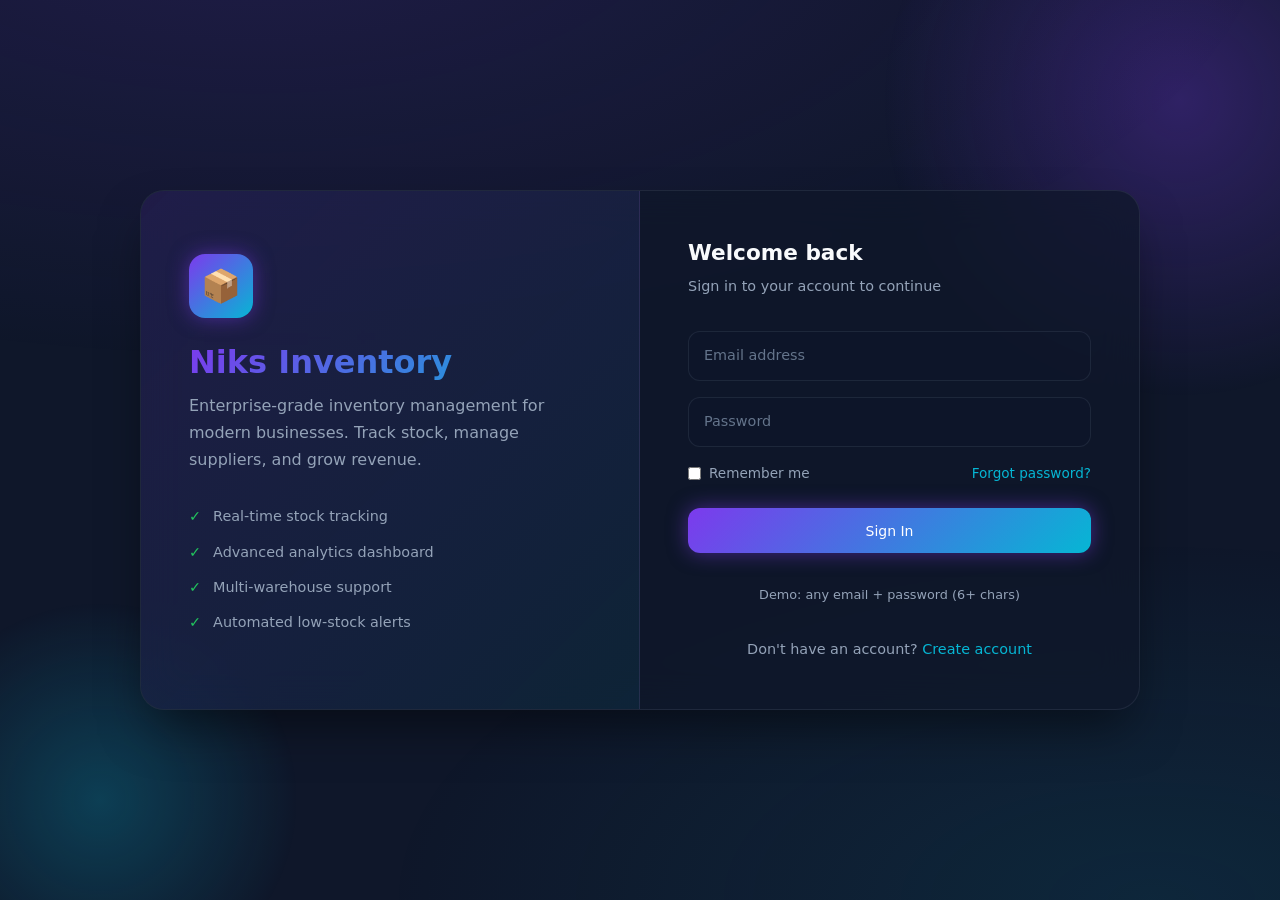
<file: warehouses.html>
<!DOCTYPE html>
<html lang="en">
<head>
  <meta charset="UTF-8">
  <meta name="viewport" content="width=device-width, initial-scale=1.0">
  <meta name="description" content="Warehouse Management - Niks Inventory">
  <title>Warehouses | Niks Inventory</title>
  <link rel="stylesheet" href="css/style.css">
  <link rel="stylesheet" href="css/layout.css">
  <link rel="stylesheet" href="css/responsive.css">
  <style>
    #warehouses-grid{display:grid;grid-template-columns:repeat(auto-fill,minmax(300px,1fr));gap:1.25rem}
    .warehouse-grid{display:grid;grid-template-columns:1fr 1fr;gap:1.5rem;margin-top:1.5rem}
  </style>
</head>
<body>
  <div class="loading-overlay" id="page-loader"><div class="spinner"></div></div>
  <div id="app-layout" class="app-layout"></div>

  <div id="page-content-source" style="display:none">
    <div class="reveal">
      <h1 class="page-title">Warehouse Management</h1>
      <p class="page-subtitle">Multiple warehouses, storage locations, and stock transfers</p>
    </div>

    <div id="warehouses-grid" style="margin-top:1.5rem"></div>

    <div class="warehouse-grid">
      <div class="glass-card reveal">
        <h2 style="margin-bottom:1rem">Transfer Stock</h2>
        <form id="transfer-form">
          <div class="form-group">
            <label>From Warehouse</label>
            <select class="form-control" id="transfer-from" required></select>
          </div>
          <div class="form-group">
            <label>To Warehouse</label>
            <select class="form-control" id="transfer-to" required></select>
          </div>
          <div class="form-group">
            <label>Product</label>
            <select class="form-control" id="transfer-product" required></select>
          </div>
          <div class="form-group">
            <label>Quantity</label>
            <input type="number" class="form-control" id="transfer-qty" required min="1">
          </div>
          <button type="submit" class="btn btn-primary" style="width:100%">🔄 Transfer Stock</button>
        </form>
      </div>
      <div class="glass-card reveal">
        <h2 style="margin-bottom:1rem">Warehouse Analytics</h2>
        <div class="chart-container"><canvas id="warehouse-analytics-chart"></canvas></div>
      </div>
    </div>
  </div>

  <script src="js/data.js"></script>
  <script src="js/storage.js"></script>
  <script src="js/utils.js"></script>
  <script src="js/theme.js"></script>
  <script src="js/charts.js"></script>
  <script src="js/notifications.js"></script>
  <script src="js/layout.js"></script>
  <script src="js/warehouses.js"></script>
</body>
</html>
</file>
<file: css/style.css>
@import url('variables.css');

*, *::before, *::after { box-sizing: border-box; margin: 0; padding: 0; }

html { scroll-behavior: smooth; }

body {
  font-family: var(--font);
  background: var(--bg-primary);
  color: var(--text-primary);
  line-height: 1.6;
  min-height: 100vh;
  overflow-x: hidden;
}

body::before {
  content: '';
  position: fixed;
  inset: 0;
  background:
    radial-gradient(ellipse 80% 50% at 20% -10%, rgba(124, 58, 237, 0.15), transparent),
    radial-gradient(ellipse 60% 40% at 90% 100%, rgba(6, 182, 212, 0.1), transparent);
  pointer-events: none;
  z-index: 0;
}

a { color: var(--accent); text-decoration: none; transition: var(--transition); }
a:hover { color: var(--primary-light); }

img { max-width: 100%; height: auto; display: block; }

/* Scrollbar */
::-webkit-scrollbar { width: 8px; height: 8px; }
::-webkit-scrollbar-track { background: var(--bg-secondary); }
::-webkit-scrollbar-thumb { background: var(--primary); border-radius: 4px; }

/* Typography */
h1, h2, h3, h4 { font-weight: 600; line-height: 1.3; }
h1 { font-size: 1.75rem; }
h2 { font-size: 1.35rem; }
h3 { font-size: 1.1rem; }

.page-title { margin-bottom: 0.25rem; }
.page-subtitle { color: var(--text-secondary); font-size: 0.9rem; margin-bottom: 1.5rem; }

/* Glass cards */
.glass-card {
  background: var(--bg-card);
  backdrop-filter: blur(16px);
  -webkit-backdrop-filter: blur(16px);
  border: 1px solid var(--border);
  border-radius: var(--radius-lg);
  padding: 1.25rem;
  transition: var(--transition);
  position: relative;
  overflow: hidden;
}

.glass-card::before {
  content: '';
  position: absolute;
  top: 0; left: 0; right: 0;
  height: 1px;
  background: linear-gradient(90deg, transparent, rgba(124, 58, 237, 0.5), transparent);
}

.glass-card:hover {
  border-color: var(--border-glow);
  transform: translateY(-2px);
  box-shadow: var(--shadow);
}

/* Stat cards */
.stat-card {
  display: flex;
  flex-direction: column;
  gap: 0.5rem;
  min-height: 120px;
}

.stat-card .stat-icon {
  width: 48px;
  height: 48px;
  border-radius: var(--radius-md);
  display: flex;
  align-items: center;
  justify-content: center;
  font-size: 1.25rem;
}

.stat-card .stat-value {
  font-size: 1.75rem;
  font-weight: 700;
  background: var(--gradient-primary);
  -webkit-background-clip: text;
  -webkit-text-fill-color: transparent;
  background-clip: text;
}

.stat-card .stat-label { color: var(--text-secondary); font-size: 0.85rem; }
.stat-card .stat-change { font-size: 0.8rem; }
.stat-card .stat-change.positive { color: var(--success); }
.stat-card .stat-change.negative { color: var(--danger); }

/* Buttons */
.btn {
  display: inline-flex;
  align-items: center;
  justify-content: center;
  gap: 0.5rem;
  padding: 0.6rem 1.25rem;
  border: none;
  border-radius: var(--radius-md);
  font-size: 0.875rem;
  font-weight: 500;
  cursor: pointer;
  transition: var(--transition);
  font-family: inherit;
  white-space: nowrap;
}

.btn-primary {
  background: var(--gradient-primary);
  color: white;
  box-shadow: var(--neon-purple);
}
.btn-primary:hover { transform: translateY(-1px); filter: brightness(1.1); }

.btn-secondary {
  background: var(--bg-card);
  color: var(--text-primary);
  border: 1px solid var(--border);
}
.btn-secondary:hover { border-color: var(--primary); }

.btn-danger { background: var(--danger); color: white; }
.btn-danger:hover { filter: brightness(1.1); }

.btn-success { background: var(--success); color: white; }
.btn-sm { padding: 0.4rem 0.85rem; font-size: 0.8rem; }
.btn-icon { width: 40px; height: 40px; padding: 0; border-radius: var(--radius-md); }

/* Forms */
.form-group { margin-bottom: 1rem; }
.form-group label {
  display: block;
  margin-bottom: 0.4rem;
  font-size: 0.85rem;
  color: var(--text-secondary);
}

.form-control {
  width: 100%;
  padding: 0.75rem 1rem;
  background: rgba(15, 23, 42, 0.5);
  border: 1px solid var(--border);
  border-radius: var(--radius-md);
  color: var(--text-primary);
  font-size: 0.9rem;
  transition: var(--transition);
  font-family: inherit;
}

[data-theme="light"] .form-control { background: #F8FAFC; }

.form-control:focus {
  outline: none;
  border-color: var(--primary);
  box-shadow: 0 0 0 3px rgba(124, 58, 237, 0.2);
}

select.form-control { cursor: pointer; }

/* Tables */
.table-wrap { overflow-x: auto; border-radius: var(--radius-md); }
.data-table {
  width: 100%;
  border-collapse: collapse;
  font-size: 0.875rem;
}

.data-table th,
.data-table td {
  padding: 0.85rem 1rem;
  text-align: left;
  border-bottom: 1px solid var(--border);
}

.data-table th {
  color: var(--text-secondary);
  font-weight: 500;
  font-size: 0.75rem;
  text-transform: uppercase;
  letter-spacing: 0.05em;
  background: rgba(0, 0, 0, 0.2);
}

.data-table tbody tr {
  transition: var(--transition);
}

.data-table tbody tr:hover { background: rgba(124, 58, 237, 0.08); }

/* Badges */
.badge {
  display: inline-flex;
  align-items: center;
  padding: 0.25rem 0.65rem;
  border-radius: 999px;
  font-size: 0.75rem;
  font-weight: 500;
}

.badge-success { background: rgba(34, 197, 94, 0.2); color: var(--success); }
.badge-warning { background: rgba(245, 158, 11, 0.2); color: var(--warning); }
.badge-danger { background: rgba(239, 68, 68, 0.2); color: var(--danger); }
.badge-primary { background: rgba(124, 58, 237, 0.2); color: var(--primary-light); }
.badge-muted { background: rgba(148, 163, 184, 0.15); color: var(--text-secondary); }

.badge-pulse { animation: pulse-badge 2s infinite; }

@keyframes pulse-badge {
  0%, 100% { opacity: 1; }
  50% { opacity: 0.7; }
}

/* Progress */
.progress-bar {
  height: 8px;
  background: rgba(148, 163, 184, 0.15);
  border-radius: 999px;
  overflow: hidden;
}

.progress-bar .fill {
  height: 100%;
  border-radius: 999px;
  transition: width 1s ease;
}

.progress-bar .fill.success { background: var(--success); }
.progress-bar .fill.warning { background: var(--warning); }
.progress-bar .fill.danger { background: var(--danger); }
.progress-bar .fill.primary { background: var(--gradient-primary); }

/* Modal */
.modal-overlay {
  position: fixed;
  inset: 0;
  background: rgba(0, 0, 0, 0.6);
  backdrop-filter: blur(4px);
  z-index: 1000;
  display: flex;
  align-items: center;
  justify-content: center;
  padding: 1rem;
  opacity: 0;
  visibility: hidden;
  transition: var(--transition);
}

.modal-overlay.active { opacity: 1; visibility: visible; }

.modal {
  background: var(--bg-secondary);
  border: 1px solid var(--border);
  border-radius: var(--radius-xl);
  max-width: 560px;
  width: 100%;
  max-height: 90vh;
  overflow-y: auto;
  transform: scale(0.95);
  transition: var(--transition);
  box-shadow: var(--shadow-lg);
}

.modal-overlay.active .modal { transform: scale(1); }

.modal-header {
  display: flex;
  align-items: center;
  justify-content: space-between;
  padding: 1.25rem 1.5rem;
  border-bottom: 1px solid var(--border);
}

.modal-body { padding: 1.5rem; }
.modal-footer {
  display: flex;
  gap: 0.75rem;
  justify-content: flex-end;
  padding: 1rem 1.5rem;
  border-top: 1px solid var(--border);
}

/* Skeleton */
.skeleton {
  background: linear-gradient(90deg, var(--bg-card) 25%, rgba(148, 163, 184, 0.1) 50%, var(--bg-card) 75%);
  background-size: 200% 100%;
  animation: skeleton-shimmer 1.5s infinite;
  border-radius: var(--radius-sm);
}

@keyframes skeleton-shimmer {
  0% { background-position: 200% 0; }
  100% { background-position: -200% 0; }
}

/* Spinner */
.spinner {
  width: 40px;
  height: 40px;
  border: 3px solid var(--border);
  border-top-color: var(--primary);
  border-radius: 50%;
  animation: spin 0.8s linear infinite;
}

@keyframes spin { to { transform: rotate(360deg); } }

.loading-overlay {
  position: fixed;
  inset: 0;
  background: var(--bg-primary);
  display: flex;
  align-items: center;
  justify-content: center;
  z-index: 9999;
  transition: opacity 0.5s, visibility 0.5s;
}

.loading-overlay.hidden { opacity: 0; visibility: hidden; pointer-events: none; }

/* Reveal animations */
.reveal {
  opacity: 0;
  transform: translateY(20px);
  transition: opacity 0.6s ease, transform 0.6s ease;
}

.reveal.visible {
  opacity: 1;
  transform: translateY(0);
}

/* Grid utilities */
.grid-2 { display: grid; grid-template-columns: repeat(2, 1fr); gap: 1.25rem; }
.grid-3 { display: grid; grid-template-columns: repeat(3, 1fr); gap: 1.25rem; }
.grid-4 { display: grid; grid-template-columns: repeat(4, 1fr); gap: 1.25rem; }

.flex-between { display: flex; align-items: center; justify-content: space-between; gap: 1rem; flex-wrap: wrap; }
.flex-center { display: flex; align-items: center; gap: 0.75rem; }

.text-muted { color: var(--text-secondary); }
.text-success { color: var(--success); }
.text-danger { color: var(--danger); }

/* Product grid */
.product-grid {
  display: grid;
  grid-template-columns: repeat(auto-fill, minmax(260px, 1fr));
  gap: 1.25rem;
}

.product-card {
  background: var(--bg-card);
  border: 1px solid var(--border);
  border-radius: var(--radius-lg);
  overflow: hidden;
  transition: var(--transition);
}

.product-card:hover {
  transform: translateY(-4px);
  border-color: var(--border-glow);
  box-shadow: var(--shadow);
}

.product-card-img {
  height: 160px;
  background: var(--gradient-card);
  display: flex;
  align-items: center;
  justify-content: center;
  font-size: 3rem;
  position: relative;
}

.product-card-img img { width: 100%; height: 100%; object-fit: cover; }
.product-card-body { padding: 1rem; }
.product-card-body h3 { font-size: 1rem; margin-bottom: 0.25rem; }
.product-card-meta { display: flex; justify-content: space-between; align-items: center; margin-top: 0.75rem; }

/* Pagination */
.pagination {
  display: flex;
  align-items: center;
  justify-content: center;
  gap: 0.5rem;
  margin-top: 1.5rem;
}

.pagination button {
  min-width: 36px;
  height: 36px;
  border: 1px solid var(--border);
  background: var(--bg-card);
  color: var(--text-primary);
  border-radius: var(--radius-sm);
  cursor: pointer;
  transition: var(--transition);
}

.pagination button:hover,
.pagination button.active {
  background: var(--primary);
  border-color: var(--primary);
  color: white;
}

/* Chart container */
.chart-container {
  position: relative;
  height: 280px;
  width: 100%;
}

.chart-container canvas { width: 100% !important; height: 100% !important; }

/* Quick actions */
.quick-actions {
  display: grid;
  grid-template-columns: repeat(auto-fit, minmax(120px, 1fr));
  gap: 0.75rem;
}

.quick-action-btn {
  display: flex;
  flex-direction: column;
  align-items: center;
  gap: 0.5rem;
  padding: 1rem;
  background: var(--bg-card);
  border: 1px solid var(--border);
  border-radius: var(--radius-md);
  color: var(--text-primary);
  cursor: pointer;
  transition: var(--transition);
  text-decoration: none;
  font-size: 0.8rem;
}

.quick-action-btn:hover {
  border-color: var(--primary);
  background: rgba(124, 58, 237, 0.1);
  transform: translateY(-2px);
}

.quick-action-btn .icon { font-size: 1.5rem; }

/* Barcode / QR UI */
.barcode-display {
  background: white;
  padding: 1rem;
  border-radius: var(--radius-md);
  text-align: center;
  font-family: 'Libre Barcode 128', monospace;
}

.qr-placeholder {
  width: 120px;
  height: 120px;
  background: repeating-linear-gradient(
    45deg,
    #000 0px, #000 4px,
    #fff 4px, #fff 8px
  );
  border-radius: var(--radius-sm);
  margin: 0 auto;
}

/* Timeline */
.timeline { position: relative; padding-left: 1.5rem; }
.timeline::before {
  content: '';
  position: absolute;
  left: 5px;
  top: 0;
  bottom: 0;
  width: 2px;
  background: var(--border);
}

.timeline-item {
  position: relative;
  padding-bottom: 1.25rem;
}

.timeline-item::before {
  content: '';
  position: absolute;
  left: -1.45rem;
  top: 4px;
  width: 10px;
  height: 10px;
  border-radius: 50%;
  background: var(--primary);
  box-shadow: var(--neon-purple);
}

.timeline-item .time { font-size: 0.75rem; color: var(--text-muted); }

/* Empty state */
.empty-state {
  text-align: center;
  padding: 3rem 1rem;
  color: var(--text-secondary);
}

.empty-state .icon { font-size: 3rem; margin-bottom: 1rem; opacity: 0.5; }
</file>
<file: css/layout.css>
.app-layout {
  display: flex;
  min-height: 100vh;
  position: relative;
  z-index: 1;
}

/* Sidebar */
.sidebar {
  width: var(--sidebar-width);
  background: var(--sidebar-bg);
  border-right: 1px solid var(--border);
  display: flex;
  flex-direction: column;
  position: fixed;
  top: 0;
  left: 0;
  height: 100vh;
  z-index: 100;
  transition: transform var(--transition), width var(--transition);
}

.sidebar-header {
  padding: 1.25rem 1.5rem;
  border-bottom: 1px solid var(--border);
  display: flex;
  align-items: center;
  gap: 0.75rem;
}

.sidebar-logo {
  width: 42px;
  height: 42px;
  background: var(--gradient-primary);
  border-radius: var(--radius-md);
  display: flex;
  align-items: center;
  justify-content: center;
  font-size: 1.25rem;
  box-shadow: var(--neon-purple);
}

.sidebar-brand h1 {
  font-size: 1.1rem;
  background: var(--gradient-primary);
  -webkit-background-clip: text;
  -webkit-text-fill-color: transparent;
  background-clip: text;
}

.sidebar-brand span {
  font-size: 0.7rem;
  color: var(--text-muted);
  display: block;
}

.sidebar-nav {
  flex: 1;
  padding: 1rem 0.75rem;
  overflow-y: auto;
}

.nav-section {
  margin-bottom: 1.5rem;
}

.nav-section-title {
  font-size: 0.65rem;
  text-transform: uppercase;
  letter-spacing: 0.1em;
  color: var(--text-muted);
  padding: 0 0.75rem;
  margin-bottom: 0.5rem;
}

.nav-link {
  display: flex;
  align-items: center;
  gap: 0.75rem;
  padding: 0.75rem 1rem;
  color: var(--text-secondary);
  border-radius: var(--radius-md);
  margin-bottom: 0.25rem;
  transition: var(--transition);
  text-decoration: none;
  font-size: 0.9rem;
}

.nav-link:hover {
  background: rgba(124, 58, 237, 0.1);
  color: var(--text-primary);
}

.nav-link.active {
  background: rgba(124, 58, 237, 0.2);
  color: var(--primary-light);
  border-left: 3px solid var(--primary);
  padding-left: calc(1rem - 3px);
}

.nav-link .nav-icon { font-size: 1.1rem; width: 24px; text-align: center; }

.sidebar-footer {
  padding: 1rem;
  border-top: 1px solid var(--border);
}

.sidebar-user {
  display: flex;
  align-items: center;
  gap: 0.75rem;
  padding: 0.75rem;
  border-radius: var(--radius-md);
  background: var(--bg-card);
}

.sidebar-user-avatar {
  width: 40px;
  height: 40px;
  border-radius: 50%;
  background: var(--gradient-primary);
  display: flex;
  align-items: center;
  justify-content: center;
  font-weight: 600;
  font-size: 0.9rem;
}

.sidebar-user-info { flex: 1; min-width: 0; }
.sidebar-user-info strong { display: block; font-size: 0.85rem; }
.sidebar-user-info span { font-size: 0.75rem; color: var(--text-muted); }

/* Main content */
.main-wrapper {
  flex: 1;
  margin-left: var(--sidebar-width);
  min-height: 100vh;
  display: flex;
  flex-direction: column;
  transition: margin-left var(--transition);
}

/* Topbar */
.topbar {
  height: var(--topbar-height);
  background: var(--bg-glass);
  backdrop-filter: blur(16px);
  border-bottom: 1px solid var(--border);
  display: flex;
  align-items: center;
  justify-content: space-between;
  padding: 0 1.5rem;
  position: sticky;
  top: 0;
  z-index: 50;
}

.topbar-left { display: flex; align-items: center; gap: 1rem; }

.menu-toggle {
  display: none;
  background: none;
  border: none;
  color: var(--text-primary);
  font-size: 1.5rem;
  cursor: pointer;
  padding: 0.25rem;
}

.search-box {
  display: flex;
  align-items: center;
  background: var(--bg-card);
  border: 1px solid var(--border);
  border-radius: var(--radius-md);
  padding: 0 1rem;
  min-width: 280px;
  transition: var(--transition);
}

.search-box:focus-within {
  border-color: var(--primary);
  box-shadow: 0 0 0 3px rgba(124, 58, 237, 0.15);
}

.search-box input {
  flex: 1;
  background: none;
  border: none;
  padding: 0.65rem 0.75rem;
  color: var(--text-primary);
  font-size: 0.9rem;
  outline: none;
}

.search-box input::placeholder { color: var(--text-muted); }

.topbar-right {
  display: flex;
  align-items: center;
  gap: 0.75rem;
}

.topbar-btn {
  width: 42px;
  height: 42px;
  border-radius: var(--radius-md);
  background: var(--bg-card);
  border: 1px solid var(--border);
  color: var(--text-primary);
  cursor: pointer;
  display: flex;
  align-items: center;
  justify-content: center;
  font-size: 1.1rem;
  transition: var(--transition);
  position: relative;
}

.topbar-btn:hover {
  border-color: var(--primary);
  background: rgba(124, 58, 237, 0.1);
}

.notification-badge {
  position: absolute;
  top: 6px;
  right: 6px;
  width: 18px;
  height: 18px;
  background: var(--danger);
  color: white;
  font-size: 0.65rem;
  font-weight: 600;
  border-radius: 50%;
  display: flex;
  align-items: center;
  justify-content: center;
  animation: pulse-badge 2s infinite;
}

/* Notifications dropdown */
.notifications-dropdown {
  position: absolute;
  top: calc(100% + 8px);
  right: 0;
  width: 360px;
  max-height: 420px;
  background: var(--bg-secondary);
  border: 1px solid var(--border);
  border-radius: var(--radius-lg);
  box-shadow: var(--shadow-lg);
  opacity: 0;
  visibility: hidden;
  transform: translateY(-10px);
  transition: var(--transition);
  z-index: 200;
  overflow: hidden;
}

.notifications-dropdown.active {
  opacity: 1;
  visibility: visible;
  transform: translateY(0);
}

.notifications-header {
  padding: 1rem 1.25rem;
  border-bottom: 1px solid var(--border);
  display: flex;
  justify-content: space-between;
  align-items: center;
}

.notifications-list {
  max-height: 320px;
  overflow-y: auto;
}

.notification-item {
  display: flex;
  gap: 0.75rem;
  padding: 1rem 1.25rem;
  border-bottom: 1px solid var(--border);
  transition: var(--transition);
  cursor: pointer;
}

.notification-item:hover { background: rgba(124, 58, 237, 0.08); }
.notification-item.unread { background: rgba(124, 58, 237, 0.05); }

.notification-icon {
  width: 40px;
  height: 40px;
  border-radius: var(--radius-md);
  display: flex;
  align-items: center;
  justify-content: center;
  flex-shrink: 0;
}

.notification-icon.warning { background: rgba(245, 158, 11, 0.2); }
.notification-icon.success { background: rgba(34, 197, 94, 0.2); }
.notification-icon.info { background: rgba(6, 182, 212, 0.2); }
.notification-icon.danger { background: rgba(239, 68, 68, 0.2); }

.notification-content { flex: 1; min-width: 0; }
.notification-content p { font-size: 0.85rem; margin-bottom: 0.25rem; }
.notification-content .time { font-size: 0.75rem; color: var(--text-muted); }

.notifications-footer {
  padding: 0.75rem;
  text-align: center;
  border-top: 1px solid var(--border);
}

.notifications-footer a { font-size: 0.85rem; }

.notification-wrapper { position: relative; }

/* Page content */
.page-content {
  flex: 1;
  padding: 1.5rem;
}

/* Sidebar overlay mobile */
.sidebar-overlay {
  display: none;
  position: fixed;
  inset: 0;
  background: rgba(0, 0, 0, 0.5);
  z-index: 99;
  opacity: 0;
  transition: opacity var(--transition);
}

.sidebar-overlay.active { display: block; opacity: 1; }
</file>
<file: css/responsive.css>
@media (max-width: 1200px) {
  .grid-4 { grid-template-columns: repeat(2, 1fr); }
  .dashboard-charts { grid-template-columns: 1fr !important; }
}

@media (max-width: 992px) {
  .grid-3 { grid-template-columns: repeat(2, 1fr); }
  .warehouse-grid { grid-template-columns: 1fr !important; }
}

@media (max-width: 768px) {
  .sidebar {
    transform: translateX(-100%);
  }

  .sidebar.open {
    transform: translateX(0);
  }

  .main-wrapper {
    margin-left: 0;
  }

  .menu-toggle {
    display: block;
  }

  .search-box {
    min-width: 0;
    flex: 1;
  }

  .topbar {
    padding: 0 1rem;
    gap: 0.5rem;
  }

  .topbar-right .search-box {
    display: none;
  }

  .page-content {
    padding: 1rem;
  }

  .grid-2,
  .grid-3,
  .grid-4 {
    grid-template-columns: 1fr;
  }

  .stat-card .stat-value {
    font-size: 1.5rem;
  }

  .notifications-dropdown {
    width: calc(100vw - 2rem);
    right: -60px;
  }

  .page-header-actions {
    width: 100%;
  }

  .page-header-actions .btn {
    flex: 1;
  }

  .filter-bar {
    flex-direction: column;
    align-items: stretch !important;
  }

  .filter-bar .form-control,
  .filter-bar select {
    width: 100% !important;
  }

  .view-toggle {
    display: none;
  }

  .modal {
    margin: 0.5rem;
    max-height: 95vh;
  }

  .auth-form-panel {
    padding: 2rem 1.5rem;
  }
}

@media (max-width: 480px) {
  .product-grid {
    grid-template-columns: 1fr;
  }

  .quick-actions {
    grid-template-columns: repeat(2, 1fr);
  }

  .bulk-actions-bar {
    flex-direction: column;
    gap: 0.5rem;
  }
}
</file>
<file: css/auth.css>
.auth-page {
  min-height: 100vh;
  display: flex;
  align-items: center;
  justify-content: center;
  padding: 2rem;
  position: relative;
  overflow: hidden;
}

.auth-page::before {
  content: '';
  position: absolute;
  width: 600px;
  height: 600px;
  background: radial-gradient(circle, rgba(124, 58, 237, 0.3) 0%, transparent 70%);
  top: -200px;
  right: -200px;
  animation: float 8s ease-in-out infinite;
}

.auth-page::after {
  content: '';
  position: absolute;
  width: 400px;
  height: 400px;
  background: radial-gradient(circle, rgba(6, 182, 212, 0.25) 0%, transparent 70%);
  bottom: -100px;
  left: -100px;
  animation: float 10s ease-in-out infinite reverse;
}

@keyframes float {
  0%, 100% { transform: translate(0, 0); }
  50% { transform: translate(30px, -30px); }
}

.auth-container {
  display: grid;
  grid-template-columns: 1fr 1fr;
  max-width: 1000px;
  width: 100%;
  background: var(--bg-glass);
  backdrop-filter: blur(20px);
  border: 1px solid var(--border);
  border-radius: var(--radius-xl);
  overflow: hidden;
  box-shadow: var(--shadow-lg);
  position: relative;
  z-index: 1;
}

.auth-branding {
  padding: 3rem;
  background: var(--gradient-card);
  display: flex;
  flex-direction: column;
  justify-content: center;
  border-right: 1px solid var(--border);
}

.auth-branding .logo {
  width: 64px;
  height: 64px;
  background: var(--gradient-primary);
  border-radius: var(--radius-lg);
  display: flex;
  align-items: center;
  justify-content: center;
  font-size: 2rem;
  margin-bottom: 1.5rem;
  box-shadow: var(--neon-purple);
}

.auth-branding h1 {
  font-size: 2rem;
  margin-bottom: 0.5rem;
  background: var(--gradient-primary);
  -webkit-background-clip: text;
  -webkit-text-fill-color: transparent;
  background-clip: text;
}

.auth-branding p {
  color: var(--text-secondary);
  margin-bottom: 2rem;
  line-height: 1.7;
}

.auth-features {
  list-style: none;
}

.auth-features li {
  display: flex;
  align-items: center;
  gap: 0.75rem;
  margin-bottom: 0.75rem;
  color: var(--text-secondary);
  font-size: 0.9rem;
}

.auth-features li::before {
  content: '✓';
  color: var(--success);
  font-weight: bold;
}

.auth-form-panel {
  padding: 3rem;
  display: flex;
  flex-direction: column;
  justify-content: center;
}

.auth-form-panel h2 {
  margin-bottom: 0.5rem;
}

.auth-form-panel > p {
  color: var(--text-secondary);
  margin-bottom: 2rem;
  font-size: 0.9rem;
}

.auth-form .form-group {
  position: relative;
}

.auth-form .floating-label {
  position: relative;
}

.auth-form .floating-label input {
  padding-top: 1.25rem;
}

.auth-form .floating-label label {
  position: absolute;
  left: 1rem;
  top: 50%;
  transform: translateY(-50%);
  color: var(--text-muted);
  transition: var(--transition);
  pointer-events: none;
  font-size: 0.9rem;
}

.auth-form .floating-label input:focus + label,
.auth-form .floating-label input:not(:placeholder-shown) + label {
  top: 0.65rem;
  font-size: 0.7rem;
  color: var(--primary-light);
}

.auth-options {
  display: flex;
  justify-content: space-between;
  align-items: center;
  margin-bottom: 1.5rem;
  font-size: 0.85rem;
}

.auth-options label {
  display: flex;
  align-items: center;
  gap: 0.5rem;
  color: var(--text-secondary);
  cursor: pointer;
}

.auth-submit {
  width: 100%;
  padding: 0.9rem;
  margin-bottom: 1rem;
}

.auth-divider {
  text-align: center;
  margin: 1.5rem 0;
  color: var(--text-muted);
  font-size: 0.85rem;
  position: relative;
}

.auth-divider::before,
.auth-divider::after {
  content: '';
  position: absolute;
  top: 50%;
  width: 40%;
  height: 1px;
  background: var(--border);
}

.auth-divider::before { left: 0; }
.auth-divider::after { right: 0; }

.auth-footer {
  text-align: center;
  font-size: 0.9rem;
  color: var(--text-secondary);
}

.auth-footer a { font-weight: 500; }

.auth-error {
  background: rgba(239, 68, 68, 0.15);
  color: var(--danger);
  padding: 0.75rem;
  border-radius: var(--radius-md);
  font-size: 0.85rem;
  margin-bottom: 1rem;
  display: none;
}

.auth-error.show { display: block; }

.auth-success {
  background: rgba(34, 197, 94, 0.15);
  color: var(--success);
  padding: 0.75rem;
  border-radius: var(--radius-md);
  font-size: 0.85rem;
  margin-bottom: 1rem;
  display: none;
}

.auth-success.show { display: block; }

@media (max-width: 768px) {
  .auth-container { grid-template-columns: 1fr; }
  .auth-branding { display: none; }
}
</file>
